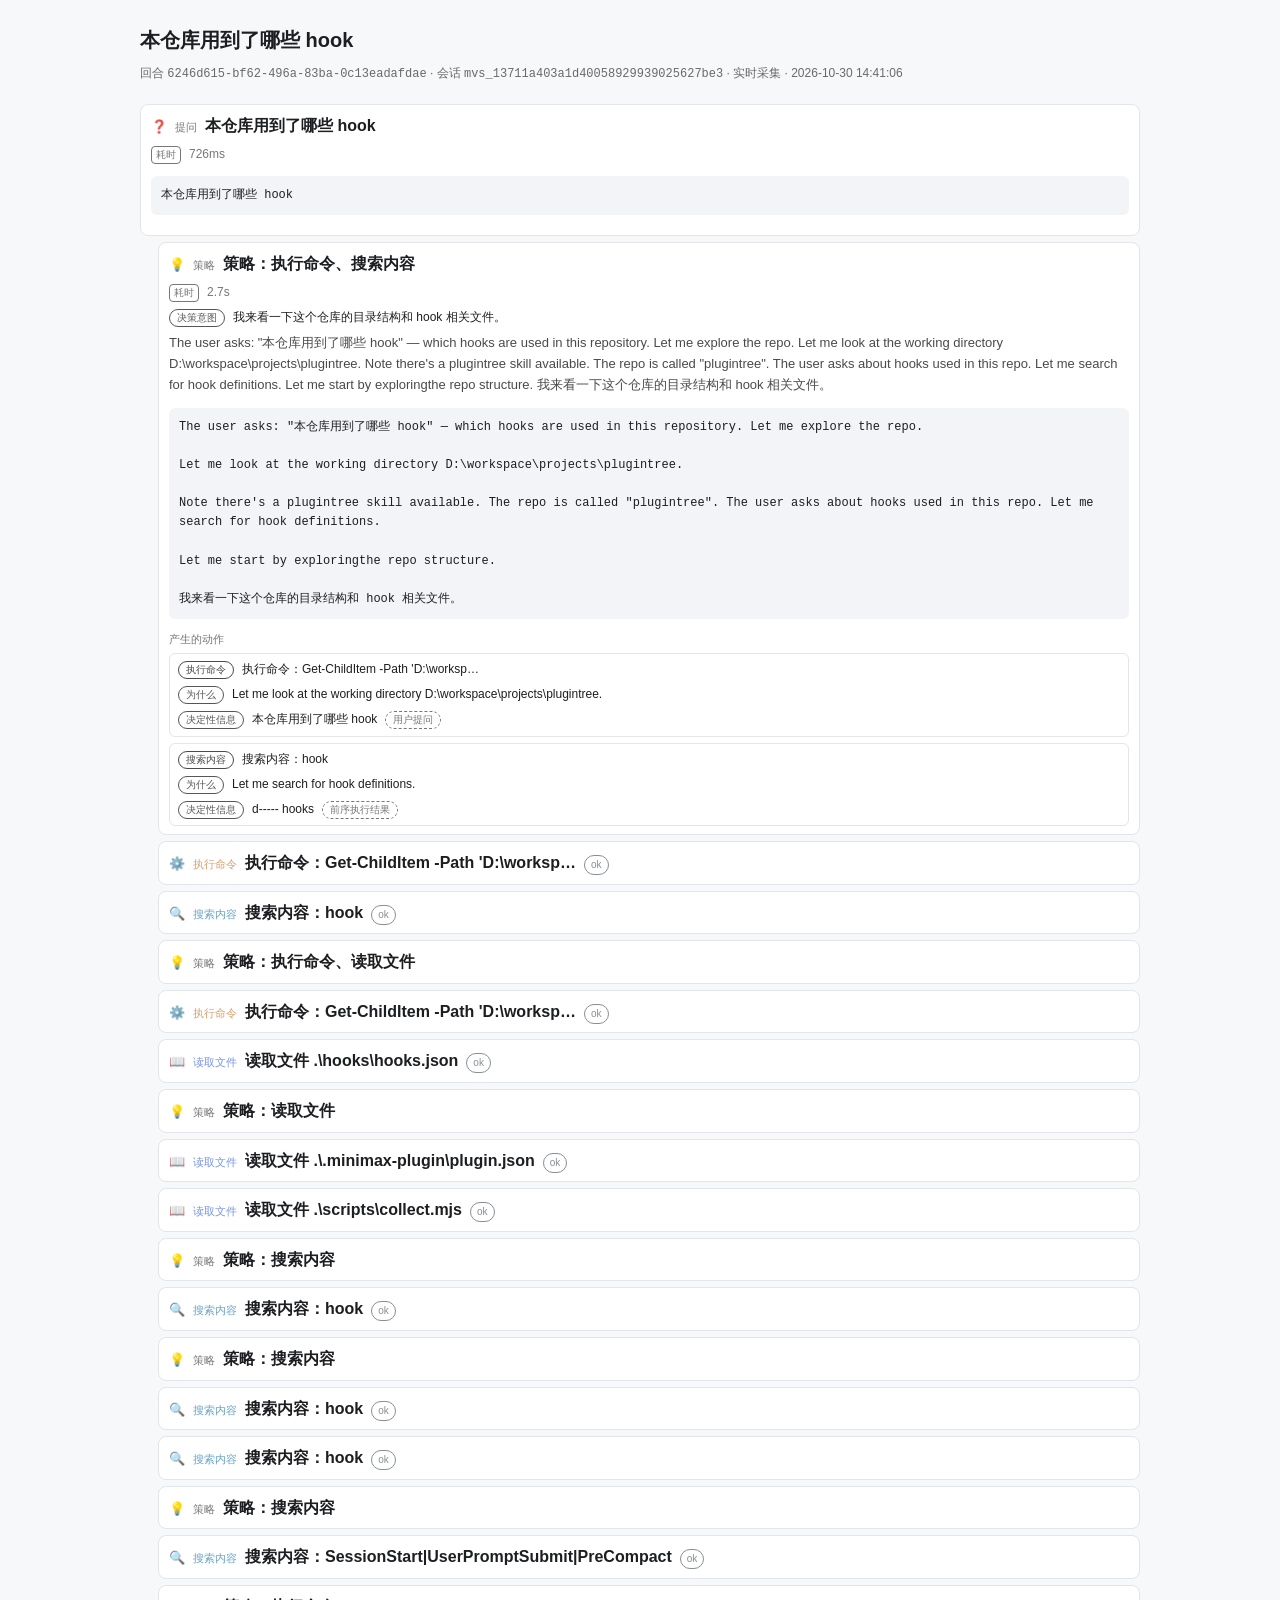
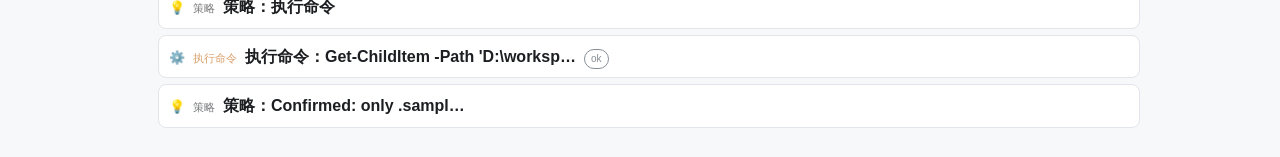
<file: exports/sample-tree.html>
<!doctype html>
<html lang="zh-CN">
<head>
<meta charset="utf-8">
<meta name="viewport" content="width=device-width, initial-scale=1">
<title>本仓库用到了哪些 hook</title>
<style>
  :root { color-scheme: light dark; }
  body { font-family: -apple-system, "Segoe UI", "Microsoft YaHei", sans-serif; margin: 0; padding: 24px; line-height: 1.6; background: #f7f8fa; color: #1c1e21; }
  @media (prefers-color-scheme: dark) { body { background: #16181c; color: #e6e6e6; } pre { background: #0e1013 !important; } details { background: #1d2026 !important; border-color: #2b2f37 !important; } ul.acts li { border-color: #2b2f37 !important; } }
  header { max-width: 1000px; margin: 0 auto 20px; }
  h1 { font-size: 20px; margin: 0 0 8px; }
  .meta { font-size: 12px; opacity: .65; }
  .tree { max-width: 1000px; margin: 0 auto; }
  details.node { border: 1px solid #e2e5ea; border-radius: 8px; background: #fff; margin: 6px 0 6px 18px; padding: 8px 10px; }
  details.node.type-question { margin-left: 0; }
  summary { cursor: pointer; display: flex; gap: 8px; align-items: baseline; flex-wrap: wrap; }
  summary .label { font-size: 11px; opacity: .6; }
  summary .title { font-weight: 600; }
  .icon { font-size: 13px; }
  .tag { font-size: 10px; padding: 1px 6px; border-radius: 999px; border: 1px solid currentColor; opacity: .7; }
  .tag.sel { color: #1a7f37; } .tag.unsel { color: #9a6700; } .tag.st { color: #57606a; }
  .sum { margin: 6px 0 0; font-size: 13px; opacity: .8; }
  .cmd { margin: 8px 0 0; font-size: 13px; display: flex; gap: 8px; align-items: baseline; }
  .cmd-label { font-size: 10px; opacity: .55; border: 1px solid currentColor; border-radius: 4px; padding: 0 4px; }
  .cmd code { font-family: ui-monospace, Consolas, "Cascadia Mono", monospace; background: #eef2ff; padding: 2px 6px; border-radius: 4px; }
  @media (prefers-color-scheme: dark) { .cmd code { background: #22263a !important; } }
  .dur { margin: 6px 0 0; font-size: 12px; opacity: .6; display: flex; gap: 8px; align-items: baseline; }
  .dur-label { font-size: 10px; border: 1px solid currentColor; border-radius: 4px; padding: 0 4px; }
  pre { white-space: pre-wrap; word-break: break-word; background: #f2f4f7; padding: 10px; border-radius: 6px; font-size: 12px; overflow-x: auto; }
  pre.out { background: #eef6ff; }
  .acts-label { margin: 10px 0 4px; font-size: 11px; opacity: .6; }
  ul.acts { list-style: none; margin: 0; padding: 0; display: flex; flex-direction: column; gap: 6px; }
  ul.acts li { border: 1px solid #e2e5ea; border-radius: 6px; padding: 6px 8px; font-size: 12px; }
  .act-head { display: flex; gap: 8px; align-items: baseline; }
  .act-kind { flex: none; font-size: 10px; border: 1px solid currentColor; border-radius: 999px; padding: 0 7px; opacity: .8; }
  .act-title { word-break: break-word; }
  .intent, .why, .basis { margin: 6px 0 0; display: flex; gap: 8px; align-items: baseline; font-size: 12px; line-height: 1.6; }
  .intent-label, .why-label, .basis-label { flex: none; font-size: 10px; border: 1px solid currentColor; border-radius: 999px; padding: 0 7px; opacity: .75; }
  .basis-src { flex: none; font-size: 10px; opacity: .6; border: 1px dashed currentColor; border-radius: 999px; padding: 0 7px; }
  details.node.act-read > summary .label { color: #1d4ed8; }
  details.node.act-write > summary .label { color: #15803d; }
  details.node.act-edit > summary .label { color: #0f766e; }
  details.node.act-search > summary .label { color: #0369a1; }
  details.node.act-find > summary .label { color: #4338ca; }
  details.node.act-exec > summary .label { color: #c2620a; }
  details.node.act-web > summary .label { color: #4338ca; }
  details.node.act-browser > summary .label { color: #7e22ce; }
  details.node.act-skill > summary .label { color: #be185d; }
  details.node.act-mcp > summary .label { color: #7e22ce; }
  details.node.act-agent > summary .label { color: #0f766e; }
  details.node.act-ask > summary .label { color: #b45309; }
  details.node.act-deploy > summary .label { color: #b91c1c; }
</style>
</head>
<body>
<header>
  <h1>本仓库用到了哪些 hook</h1>
  <div class="meta">回合 <code>6246d615-bf62-496a-83ba-0c13eadafdae</code> · 会话 <code>mvs_13711a403a1d40058929939025627be3</code> · 实时采集 · 2026-10-30 14:41:06</div>
</header>
<div class="tree">
<details class="node type-question" open><summary><span class="icon">❓</span><span class="label">提问</span><span class="title">本仓库用到了哪些 hook</span></summary><p class="dur"><span class="dur-label">耗时</span>726ms</p><pre>本仓库用到了哪些 hook</pre></details>
<details class="node type-scheme" open><summary><span class="icon">💡</span><span class="label">策略</span><span class="title">策略：执行命令、搜索内容</span></summary><p class="dur"><span class="dur-label">耗时</span>2.7s</p><p class="intent"><span class="intent-label">决策意图</span>我来看一下这个仓库的目录结构和 hook 相关文件。</p><p class="sum">The user asks: &quot;本仓库用到了哪些 hook&quot; — which hooks are used in this repository. Let me explore the repo. Let me look at the working directory D:\workspace\projects\plugintree. Note there's a plugintree skill available. The repo is called &quot;plugintree&quot;. The user asks about hooks used in this repo. Let me search for hook definitions. Let me start by exploringthe repo structure. 我来看一下这个仓库的目录结构和 hook 相关文件。</p><pre>The user asks: &quot;本仓库用到了哪些 hook&quot; — which hooks are used in this repository. Let me explore the repo.

Let me look at the working directory D:\workspace\projects\plugintree.

Note there's a plugintree skill available. The repo is called &quot;plugintree&quot;. The user asks about hooks used in this repo. Let me search for hook definitions.

Let me start by exploringthe repo structure.

我来看一下这个仓库的目录结构和 hook 相关文件。</pre><p class="acts-label">产生的动作</p><ul class="acts"><li><div class="act-head"><span class="act-kind">执行命令</span><span class="act-title">执行命令：Get-ChildItem -Path 'D:\worksp…</span></div><p class="why"><span class="why-label">为什么</span>Let me look at the working directory D:\workspace\projects\plugintree.</p><p class="basis"><span class="basis-label">决定性信息</span>本仓库用到了哪些 hook<span class="basis-src">用户提问</span></p></li><li><div class="act-head"><span class="act-kind">搜索内容</span><span class="act-title">搜索内容：hook</span></div><p class="why"><span class="why-label">为什么</span>Let me search for hook definitions.</p><p class="basis"><span class="basis-label">决定性信息</span>d----- hooks<span class="basis-src">前序执行结果</span></p></li></ul></details>
<details class="node type-execution act-exec"><summary><span class="icon">⚙️</span><span class="label">执行命令</span><span class="title">执行命令：Get-ChildItem -Path 'D:\worksp…</span><span class="tag st">ok</span></summary><p class="cmd"><span class="cmd-label">命令</span><code>bash: Get-ChildItem -Path 'D:\workspace\projects\plugintree' -Force | Select-Object Mode, Name | Format-Table -AutoSize</code></p><p class="dur"><span class="dur-label">耗时</span>4.9s</p><p class="why"><span class="why-label">为什么</span>Let me look at the working directory D:\workspace\projects\plugintree.</p><p class="basis"><span class="basis-label">决定性信息</span>本仓库用到了哪些 hook<span class="basis-src">用户提问</span></p><pre class="out">{
  &quot;content&quot;: [
    {
      &quot;type&quot;: &quot;text&quot;,
      &quot;text&quot;: &quot;\r\nMode   Name           \r\n----   ----           \r\nd--h-- .git           \r\nd----- .minimax-plugin\r\nd----- .plugintree    \r\nd----- exports        \r\nd----- hooks          \r\nd----- scripts        \r\nd----- skills         \r\nd----- tools          \r\nd----- ui             \r\n-a---- .gitignore     \r\n-a---- icon-dark.png  \r\n-a---- icon.png       \r\n-a---- README.md      \r\n\r\n\r\n&quot;
    }
  ],
  &quot;details&quot;: {
    &quot;execution&quot;: {
      &quot;status&quot;: &quot;succeeded&quot;,
      &quot;reason&quot;: &quot;exited&quot;,
      &quot;exitCode&quot;: 0
    },
    &quot;timing&quot;: {
      &quot;commandTimeoutSeconds&quot;: 3600,
      &quot;commandTimerStartedAt&quot;: 1793342470069,
      &quot;commandDeadlineAt&quot;: 1793346070069
    },
    &quot;output&quot;: {
      &quot;rawBytes&quot;: 366,
      &quot;persistence&quot;: &quot;complete&quot;,
      &quot;omittedBytes&quot;: 0
    },
    &quot;processOutput&quot;: {
      &quot;stdout&quot;: &quot;\r\nMode   Name           \r\n----   ----           \r\nd--h-- .git           \r\nd----- .minimax-plugin\r\nd----- .plugintree    \r\nd----- exports        \r\nd----- hooks          \r\nd----- scripts        \r\nd----- skills         \r\nd----- tools          \r\nd----- ui             \r\n-a---- .gitignore     \r\n-a---- icon-dark.png  \r\n-a---- icon.png       \r\n-a---- README.md      \r\n\r\n\r\n&quot;,
      &quot;stderr&quot;: &quot;&quot;,
      &quot;exitCode&quot;: 0,
      &quot;interrupted&quot;: false,
      &quot;stdoutTruncated&quot;: false,
      &quot;stderrTruncated&quot;: false,
      &quot;rawOutputPath&quot;: &quot;C:\\Users\\iroum\\.minimax\\background-tasks\\bg_fb0c7252-c86a-4f8a-8dc6-3b285be56116\\output.log&quot;
    },
    &quot;description&quot;: &quot;List repository root contents&quot;,
    &quot;fullOutputPath&quot;: &quot;C:\\Users\\iroum\\.minimax\\background-tasks\\bg_fb0c7252-c86a-4f8a-8dc6-3b285be56116\\output.log&quot;,
    &quot;envSanitized&quot;: [
      &quot;MAVIS_BUILD_ENV&quot;,
      &quot;MAVIS_DATA_DIR&quot;,
      &quot;MAVIS_REGION&quot;,
      &quot;MINIMAX_DATA_DIR&quot;,
      &quot;__MAVIS_RUNTIME_DATA_DIR_SOURCE&quot;
    ],
    &quot;status&quot;: &quot;succeeded&quot;,
    &quot;task_id&quot;: &quot;bg_fb0c7252-c86a-4f8a-8dc6-3b285be56116&quot;
  }
}</pre></details>
<details class="node type-execution act-search"><summary><span class="icon">🔍</span><span class="label">搜索内容</span><span class="title">搜索内容：hook</span><span class="tag st">ok</span></summary><p class="cmd"><span class="cmd-label">命令</span><code>grep: hook @ .</code></p><p class="dur"><span class="dur-label">耗时</span>916ms</p><p class="why"><span class="why-label">为什么</span>Let me search for hook definitions.</p><p class="basis"><span class="basis-label">决定性信息</span>d----- hooks<span class="basis-src">前序执行结果</span></p><pre class="out">{
  &quot;content&quot;: [
    {
      &quot;type&quot;: &quot;text&quot;,
      &quot;text&quot;: &quot;Found 13 files\n.\\scripts\\serve.mjs\n.\\README.md\n.\\skills\\plugintree\\SKILL.md\n.\\ui\\app.js\n.\\exports\\sample-tree.html\n.\\scripts\\lib\\registry.mjs\n.\\tools\\selftest.mjs\n.\\scripts\\collect.mjs\n.\\scripts\\lib\\transcript.mjs\n.\\scripts\\lib\\util.mjs\n.\\tools\\validate-package.mjs\n.\\.minimax-plugin\\plugin.json\n.\\hooks\\hooks.json&quot;
    }
  ],
  &quot;details&quot;: {
    &quot;files&quot;: 13
  }
}</pre></details>
<details class="node type-scheme"><summary><span class="icon">💡</span><span class="label">策略</span><span class="title">策略：执行命令、读取文件</span></summary><p class="dur"><span class="dur-label">耗时</span>3.2s</p><p class="intent"><span class="intent-label">决策意图</span>仓库里有一个 `hooks/` 目录和 `.minimax-plugin/plugin.json`，我展开看看具体配置。</p><p class="sum">Let's look at the hooks directory and .minimax-plugin/plugin.json, and the README. 仓库里有一个 `hooks/` 目录和 `.minimax-plugin/plugin.json`，我展开看看具体配置。</p><pre>Let's look at the hooks directory and .minimax-plugin/plugin.json, and the README.

仓库里有一个 `hooks/` 目录和 `.minimax-plugin/plugin.json`，我展开看看具体配置。</pre><p class="acts-label">产生的动作</p><ul class="acts"><li><div class="act-head"><span class="act-kind">执行命令</span><span class="act-title">执行命令：Get-ChildItem -Path 'D:\worksp…</span></div><p class="why"><span class="why-label">为什么</span>Let's look at the hooks directory and .minimax-plugin/plugin.json, and the README.</p><p class="basis"><span class="basis-label">决定性信息</span>d----- .minimax-plugin<span class="basis-src">前序执行结果</span></p></li><li><div class="act-head"><span class="act-kind">读取文件</span><span class="act-title">读取文件 .\hooks\hooks.json</span></div><p class="why"><span class="why-label">为什么</span>仓库里有一个 `hooks/` 目录和 `.minimax-plugin/plugin.json`，我展开看看具体配置。</p><p class="basis"><span class="basis-label">决定性信息</span>D:\workspace\projects\plugintree\hooks\hooks.json 3347<span class="basis-src">前序执行结果</span></p></li></ul></details>
<details class="node type-execution act-exec"><summary><span class="icon">⚙️</span><span class="label">执行命令</span><span class="title">执行命令：Get-ChildItem -Path 'D:\worksp…</span><span class="tag st">ok</span></summary><p class="cmd"><span class="cmd-label">命令</span><code>bash: Get-ChildItem -Path 'D:\workspace\projects\plugintree\hooks' -Recurse -Force | Select-Object FullName, Length | Format-Table -AutoSize; Write-Output '--- .minimax-plugin ---'; Get-ChildItem -Path 'D:\workspace\projects\plugintree\.minimax-plugin' -Recurse -Force | Select-Object FullName, Length | Format-Table -AutoSize</code></p><p class="dur"><span class="dur-label">耗时</span>3.4s</p><p class="why"><span class="why-label">为什么</span>Let's look at the hooks directory and .minimax-plugin/plugin.json, and the README.</p><p class="basis"><span class="basis-label">决定性信息</span>d----- .minimax-plugin<span class="basis-src">前序执行结果</span></p><pre class="out">{
  &quot;content&quot;: [
    {
      &quot;type&quot;: &quot;text&quot;,
      &quot;text&quot;: &quot;\r\nFullName                                          Length\r\n--------                                          ------\r\nD:\\workspace\\projects\\plugintree\\hooks\\hooks.json   3347\r\n\r\n\r\n--- .minimax-plugin ---\r\n\r\nFullName                                                     Length\r\n--------                                                     ------\r\nD:\\workspace\\projects\\plugintree\\.minimax-plugin\\plugin.json    706\r\n\r\n\r\n&quot;
    }
  ],
  &quot;details&quot;: {
    &quot;execution&quot;: {
      &quot;status&quot;: &quot;succeeded&quot;,
      &quot;reason&quot;: &quot;exited&quot;,
      &quot;exitCode&quot;: 0
    },
    &quot;timing&quot;: {
      &quot;commandTimeoutSeconds&quot;: 3600,
      &quot;commandTimerStartedAt&quot;: 1793342479853,
      &quot;commandDeadlineAt&quot;: 1793346079853
    },
    &quot;output&quot;: {
      &quot;rawBytes&quot;: 418,
      &quot;persistence&quot;: &quot;complete&quot;,
      &quot;omittedBytes&quot;: 0
    },
    &quot;processOutput&quot;: {
      &quot;stdout&quot;: &quot;\r\nFullName                                          Length\r\n--------                                          ------\r\nD:\\workspace\\projects\\plugintree\\hooks\\hooks.json   3347\r\n\r\n\r\n--- .minimax-plugin ---\r\n\r\nFullName                                                     Length\r\n--------                                                     ------\r\nD:\\workspace\\projects\\plugintree\\.minimax-plugin\\plugin.json    706\r\n\r\n\r\n&quot;,
      &quot;stderr&quot;: &quot;&quot;,
      &quot;exitCode&quot;: 0,
      &quot;interrupted&quot;: false,
      &quot;stdoutTruncated&quot;: false,
      &quot;stderrTruncated&quot;: false,
      &quot;rawOutputPath&quot;: &quot;C:\\Users\\iroum\\.minimax\\background-tasks\\bg_5eb5091b-ca02-4c9b-858d-0f923d084132\\output.log&quot;
    },
    &quot;description&quot;: &quot;List hooks and plugin dirs&quot;,
    &quot;fullOutputPath&quot;: &quot;C:\\Users\\iroum\\.minimax\\background-tasks\\bg_5eb5091b-ca02-4c9b-858d-0f923d084132\\output.log&quot;,
    &quot;status&quot;: &quot;succeeded&quot;,
    &quot;task_id&quot;: &quot;bg_5eb5091b-ca02-4c9b-858d-0f923d084132&quot;
  }
}</pre></details>
<details class="node type-execution act-read"><summary><span class="icon">📖</span><span class="label">读取文件</span><span class="title">读取文件 .\hooks\hooks.json</span><span class="tag st">ok</span></summary><p class="cmd"><span class="cmd-label">命令</span><code>read: .\hooks\hooks.json</code></p><p class="dur"><span class="dur-label">耗时</span>665ms</p><p class="why"><span class="why-label">为什么</span>仓库里有一个 `hooks/` 目录和 `.minimax-plugin/plugin.json`，我展开看看具体配置。</p><p class="basis"><span class="basis-label">决定性信息</span>D:\workspace\projects\plugintree\hooks\hooks.json 3347<span class="basis-src">前序执行结果</span></p><pre class="out">{
  &quot;content&quot;: [
    {
      &quot;type&quot;: &quot;text&quot;,
      &quot;text&quot;: &quot;     1→{\n     2→  \&quot;hooks\&quot;: {\n     3→    \&quot;SessionStart\&quot;: [\n     4→      {\n     5→        \&quot;hooks\&quot;: [\n     6→          {\n     7→            \&quot;type\&quot;: \&quot;command\&quot;,\n     8→            \&quot;command\&quot;: \&quot;node \\\&quot;${PLUGIN_ROOT}/scripts/collect.mjs\\\&quot;\&quot;,\n     9→            \&quot;commandWindows\&quot;: \&quot;node \\\&quot;${PLUGIN_ROOT}\\\\scripts\\\\collect.mjs\\\&quot;\&quot;,\n    10→            \&quot;timeout\&quot;: 5\n    11→          }\n    12→        ]\n    13→      }\n    14→    ],\n    15→    \&quot;SessionEnd\&quot;: [\n    16→      {\n    17→        \&quot;hooks\&quot;: [\n    18→          {\n    19→            \&quot;type\&quot;: \&quot;command\&quot;,\n    20→            \&quot;command\&quot;: \&quot;node \\\&quot;${PLUGIN_ROOT}/scripts/collect.mjs\\\&quot;\&quot;,\n    21→            \&quot;commandWindows\&quot;: \&quot;node \\\&quot;${PLUGIN_ROOT}\\\\scripts\\\\collect.mjs\\\&quot;\&quot;,\n    22→            \&quot;timeout\&quot;: 3\n    23→          }\n    24→        ]\n    25→      }\n    26→    ],\n    27→    \&quot;UserPromptSubmit\&quot;: [\n    28→      {\n    29→        \&quot;hooks\&quot;: [\n    30→          {\n    31→            \&quot;type\&quot;: \&quot;command\&quot;,\n    32→            \&quot;command\&quot;: \&quot;node \\\&quot;${PLUGIN_ROOT}/scripts/collect.mjs\\\&quot;\&quot;,\n    33→            \&quot;commandWindows\&quot;: \&quot;node \\\&quot;${PLUGIN_ROOT}\\\\scripts\\\\collect.mjs\\\&quot;\&quot;,\n    34→            \&quot;timeout\&quot;: 5\n    35→          }\n    36→        ]\n    37→      }\n    38→    ],\n    39→    \&quot;PreToolUse\&quot;: [\n    40→      {\n    41→        \&quot;hooks\&quot;: [\n    42→          {\n    43→            \&quot;type\&quot;: \&quot;command\&quot;,\n    44→            \&quot;command\&quot;: \&quot;node \\\&quot;${PLUGIN_ROOT}/scripts/collect.mjs\\\&quot;\&quot;,\n    45→            \&quot;commandWindows\&quot;: \&quot;node \\\&quot;${PLUGIN_ROOT}\\\\scripts\\\\collect.mjs\\\&quot;\&quot;,\n    46→            \&quot;timeout\&quot;: 5\n    47→          }\n    48→        ]\n    49→      }\n    50→    ],\n    51→    \&quot;PermissionRequest\&quot;: [\n    52→      {\n    53→        \&quot;hooks\&quot;: [\n    54→          {\n    55→            \&quot;type\&quot;: \&quot;command\&quot;,\n    56→            \&quot;command\&quot;: \&quot;node \\\&quot;${PLUGIN_ROOT}/scripts/collect.mjs\\\&quot;\&quot;,\n    57→            \&quot;commandWindows\&quot;: \&quot;node \\\&quot;${PLUGIN_ROOT}\\\\scripts\\\\collect.mjs\\\&quot;\&quot;,\n    58→            \&quot;timeout\&quot;: 5\n    59→          }\n    60→        ]\n    61→      }\n    62→    ],\n    63→    \&quot;PostToolUse\&quot;: [\n    64→      {\n    65→        \&quot;hooks\&quot;: [\n    66→          {\n    67→            \&quot;type\&quot;: \&quot;command\&quot;,\n    68→            \&quot;command\&quot;: \&quot;node \\\&quot;${PLUGIN_ROOT}/scripts/collect.mjs\\\&quot;\&quot;,\n    69→            \&quot;commandWindows\&quot;: \&quot;node \\\&quot;${PLUGIN_ROOT}\\\\scripts\\\\collect.mjs\\\&quot;\&quot;,\n    70→            \&quot;timeout\&quot;: 5\n    71→          }\n    72→        ]\n    73→      }\n    74→    ],\n    75→    \&quot;SubagentStart\&quot;: [\n    76→      {\n    77→        \&quot;hooks\&quot;: [\n    78→          {\n    79→            \&quot;type\&quot;: \&quot;command\&quot;,\n    80→            \&quot;command\&quot;: \&quot;node \\\&quot;${PLUGIN_ROOT}/scripts/collect.mjs\\\&quot;\&quot;,\n    81→            \&quot;commandWindows\&quot;: \&quot;node \\\&quot;${PLUGIN_ROOT}\\\\scripts\\\\collect.mjs\\\&quot;\&quot;,\n    82→            \&quot;timeout\&quot;: 5\n    83→          }\n    84→        ]\n    85→      }\n    86→    ],\n    87→    \&quot;SubagentStop\&quot;: [\n    88→      {\n    89→        \&quot;hooks\&quot;: [\n    90→          {\n    91→            \&quot;type\&quot;: \&quot;command\&quot;,\n    92→            \&quot;command\&quot;: \&quot;node \\\&quot;${PLUGIN_ROOT}/scripts/collect.mjs\\\&quot;\&quot;,\n    93→            \&quot;commandWindows\&quot;: \&quot;node \\\&quot;${PLUGIN_ROOT}\\\\scripts\\\\collect.mjs\\\&quot;\&quot;,\n    94→            \&quot;timeout\&quot;: 5\n    95→          }\n    96→        ]\n    97→      }\n    98→    ],\n    99→    \&quot;Stop\&quot;: [\n   100→      {\n   101→        \&quot;hooks\&quot;: [\n   102→          {\n   103→            \&quot;type\&quot;: \&quot;command\&quot;,\n   104→            \&quot;command\&quot;: \&quot;node \\\&quot;${PLUGIN_ROOT}/scripts/collect.mjs\\\&quot;\&quot;,\n   105→            \&quot;commandWindows\&quot;: \&quot;node \\\&quot;${PLUGIN_ROOT}\\\\scripts\\\\collect.mjs\\\&quot;\&quot;,\n   106→            \&quot;timeout\&quot;: 5\n   107→          }\n   108→        ]\n   109→      }\n   110→    ],\n   111→    \&quot;PreCompact\&quot;: [\n   112→      {\n   113→        \&quot;hooks\&quot;: [\n   114→          {\n   115→            \&quot;type\&quot;: \&quot;command\&quot;,\n   116→            \&quot;command\&quot;: \&quot;node \\\&quot;${PLUGIN_ROOT}/scripts/collect.mjs\\\&quot;\&quot;,\n   117→            \&quot;commandWindows\&quot;: \&quot;node \\\&quot;${PLUGIN_ROOT}\\\\scripts\\\\collect.mjs\\\&quot;\&quot;,\n   118→            \&quot;timeout\&quot;: 5\n   119→          }\n   120→        ]\n   121→      }\n   122→    ],\n   123→    \&quot;PostCompact\&quot;: [\n   124→      {\n   125→        \&quot;hooks\&quot;: [\n   126→          {\n   127→            \&quot;type\&quot;: \&quot;command\&quot;,\n   128→            \&quot;command\&quot;: \&quot;node \\\&quot;${PLUGIN_ROOT}/scripts/collect.mjs\\\&quot;\&quot;,\n   129→            \&quot;commandWindows\&quot;: \&quot;node \\\&quot;${PLUGIN_ROOT}\\\\scripts\\\\collect.mjs\\\&quot;\&quot;,\n   130→            \&quot;timeout\&quot;: 5\n   131→          }\n   132→        ]\n   133→      }\n   134→    ]\n   135→  }\n   136→}\n&quot;
    }
  ],
  &quot;details&quot;: {
    &quot;textFile&quot;: {
      &quot;path&quot;: &quot;D:\\workspace\\projects\\plugintree\\hooks\\hooks.json&quot;,
      &quot;content&quot;: &quot;{\n  \&quot;hooks\&quot;: {\n    \&quot;SessionStart\&quot;: [\n      {\n        \&quot;hooks\&quot;: [\n          {\n            \&quot;type\&quot;: \&quot;command\&quot;,\n            \&quot;command\&quot;: \&quot;node \\\&quot;${PLUGIN_ROOT}/scripts/collect.mjs\\\&quot;\&quot;,\n            \&quot;commandWindows\&quot;: \&quot;node \\\&quot;${PLUGIN_ROOT}\\\\scripts\\\\collect.mjs\\\&quot;\&quot;,\n            \&quot;timeout\&quot;: 5\n          }\n        ]\n      }\n    ],\n    \&quot;SessionEnd\&quot;: [\n      {\n        \&quot;hooks\&quot;: [\n          {\n            \&quot;type\&quot;: \&quot;command\&quot;,\n            \&quot;command\&quot;: \&quot;node \\\&quot;${PLUGIN_ROOT}/scripts/collect.mjs\\\&quot;\&quot;,\n            \&quot;commandWindows\&quot;: \&quot;node \\\&quot;${PLUGIN_ROOT}\\\\scripts\\\\collect.mjs\\\&quot;\&quot;,\n            \&quot;timeout\&quot;: 3\n          }\n        ]\n      }\n    ],\n    \&quot;UserPromptSubmit\&quot;: [\n      {\n        \&quot;hooks\&quot;: [\n          {\n            \&quot;type\&quot;: \&quot;command\&quot;,\n            \&quot;command\&quot;: \&quot;node \\\&quot;${PLUGIN_ROOT}/scripts/collect.mjs\\\&quot;\&quot;,\n            \&quot;commandWindows\&quot;: \&quot;node \\\&quot;${PLUGIN_ROOT}\\\\scripts\\\\collect.mjs\\\&quot;\&quot;,\n            \&quot;timeout\&quot;: 5\n          }\n        ]\n      }\n    ],\n    \&quot;PreToolUse\&quot;: [\n      {\n        \&quot;hooks\&quot;: [\n          {\n            \&quot;type\&quot;: \&quot;command\&quot;,\n            \&quot;command\&quot;: \&quot;node \\\&quot;${PLUGIN_ROOT}/scripts/collect.mjs\\\&quot;\&quot;,\n            \&quot;commandWindows\&quot;: \&quot;node \\\&quot;${PLUGIN_ROOT}\\\\scripts\\\\collect.mjs\\\&quot;\&quot;,\n            \&quot;timeout\&quot;: 5\n          }\n        ]\n      }\n    ],\n    \&quot;PermissionRequest\&quot;: [\n      {\n        \&quot;hooks\&quot;: [\n          {\n            \&quot;type\&quot;: \&quot;command\&quot;,\n            \&quot;command\&quot;: \&quot;node \\\&quot;${PLUGIN_ROOT}/scripts/collect.mjs\\\&quot;\&quot;,\n            \&quot;commandWindows\&quot;: \&quot;node \\\&quot;${PLUGIN_ROOT}\\\\scripts\\\\collect.mjs\\\&quot;\&quot;,\n            \&quot;timeout\&quot;: 5\n          }\n        ]\n      }\n    ],\n    \&quot;PostToolUse\&quot;: [\n      {\n        \&quot;hooks\&quot;: [\n          {\n            \&quot;type\&quot;: \&quot;command\&quot;,\n            \&quot;command\&quot;: \&quot;node \\\&quot;${PLUGIN_ROOT}/scripts/collect.mjs\\\&quot;\&quot;,\n            \&quot;commandWindows\&quot;: \&quot;node \\\&quot;${PLUGIN_ROOT}\\\\scripts\\\\collect.mjs\\\&quot;\&quot;,\n            \&quot;timeout\&quot;: 5\n          }\n        ]\n      }\n    ],\n    \&quot;SubagentStart\&quot;: [\n      {\n        \&quot;hooks\&quot;: [\n          {\n            \&quot;type\&quot;: \&quot;command\&quot;,\n            \&quot;command\&quot;: \&quot;node \\\&quot;${PLUGIN_ROOT}/scripts/collect.mjs\\\&quot;\&quot;,\n            \&quot;commandWindows\&quot;: \&quot;node \\\&quot;${PLUGIN_ROOT}\\\\scripts\\\\collect.mjs\\\&quot;\&quot;,\n            \&quot;timeout\&quot;: 5\n          }\n        ]\n      }\n    ],\n    \&quot;SubagentStop\&quot;: [\n      {\n        \&quot;hooks\&quot;: [\n          {\n            \&quot;type\&quot;: \&quot;command\&quot;,\n            \&quot;command\&quot;: \&quot;node \\\&quot;${PLUGIN_ROOT}/scripts/collect.mjs\\\&quot;\&quot;,\n            \&quot;commandWindows\&quot;: \&quot;node \\\&quot;${PLUGIN_ROOT}\\\\scripts\\\\collect.mjs\\\&quot;\&quot;,\n            \&quot;timeout\&quot;: 5\n          }\n        ]\n      }\n    ],\n    \&quot;Stop\&quot;: [\n      {\n        \&quot;hooks\&quot;: [\n          {\n            \&quot;type\&quot;: \&quot;command\&quot;,\n            \&quot;command\&quot;: \&quot;node \\\&quot;${PLUGIN_ROOT}/scripts/collect.mjs\\\&quot;\&quot;,\n            \&quot;commandWindows\&quot;: \&quot;node \\\&quot;${PLUGIN_ROOT}\\\\scripts\\\\colle</pre></details>
<details class="node type-scheme"><summary><span class="icon">💡</span><span class="label">策略</span><span class="title">策略：读取文件</span></summary><p class="dur"><span class="dur-label">耗时</span>3.2s</p><p class="sum">Now let's look at plugin.json and README, and the collect.mjs to understandwhat the hook does.</p><pre>Now let's look at plugin.json and README, and the collect.mjs to understandwhat the hook does.</pre><p class="acts-label">产生的动作</p><ul class="acts"><li><div class="act-head"><span class="act-kind">读取文件</span><span class="act-title">读取文件 .\.minimax-plugin\plugin.json</span></div><p class="why"><span class="why-label">为什么</span>Now let's look at plugin.json and README, and the collect.mjs to understandwhat the hook does.</p><p class="basis"><span class="basis-label">决定性信息</span>D:\workspace\projects\plugintree\.minimax-plugin\plugin.json 706<span class="basis-src">前序执行结果</span></p></li><li><div class="act-head"><span class="act-kind">读取文件</span><span class="act-title">读取文件 .\scripts\collect.mjs</span></div><p class="why"><span class="why-label">为什么</span>Now let's look at plugin.json and README, and the collect.mjs to understandwhat the hook does.</p><p class="basis"><span class="basis-label">决定性信息</span>8→ &quot;command&quot;: &quot;node \&quot;${PLUGIN_ROOT}/scripts/collect.mjs\&quot;&quot;,<span class="basis-src">前序执行结果</span></p></li></ul></details>
<details class="node type-execution act-read"><summary><span class="icon">📖</span><span class="label">读取文件</span><span class="title">读取文件 .\.minimax-plugin\plugin.json</span><span class="tag st">ok</span></summary><p class="cmd"><span class="cmd-label">命令</span><code>read: .\.minimax-plugin\plugin.json</code></p><p class="dur"><span class="dur-label">耗时</span>1.3s</p><p class="why"><span class="why-label">为什么</span>Now let's look at plugin.json and README, and the collect.mjs to understandwhat the hook does.</p><p class="basis"><span class="basis-label">决定性信息</span>D:\workspace\projects\plugintree\.minimax-plugin\plugin.json 706<span class="basis-src">前序执行结果</span></p><pre class="out">{
  &quot;content&quot;: [
    {
      &quot;type&quot;: &quot;text&quot;,
      &quot;text&quot;: &quot;     1→{\n     2→  \&quot;schemaVersion\&quot;: 1,\n     3→  \&quot;name\&quot;: \&quot;plugintree\&quot;,\n     4→  \&quot;displayName\&quot;: \&quot;PluginTree 思维链树\&quot;,\n     5→  \&quot;version\&quot;: \&quot;1.0.0\&quot;,\n     6→  \&quot;description\&quot;: \&quot;记录每次提问后 Agent 的思考、决策、执行与询问，实时生成树状思维链，并在本地浏览器中可视化。\&quot;,\n     7→  \&quot;author\&quot;: \&quot;User\&quot;,\n     8→  \&quot;icon\&quot;: \&quot;icon.png\&quot;,\n     9→  \&quot;darkIcon\&quot;: \&quot;icon-dark.png\&quot;,\n    10→  \&quot;category\&quot;: \&quot;Code\&quot;,\n    11→  \&quot;exampleQueries\&quot;: [\n    12→    \&quot;打开思维链树，让我看看你这次是怎么一步步做下来的。\&quot;,\n    13→    \&quot;把刚才那次提问的决策过程导出成 Markdown。\&quot;,\n    14→    \&quot;回填最近 20 个历史会话的思维链树。\&quot;\n    15→  ],\n    16→  \&quot;apps\&quot;: [],\n    17→  \&quot;mcpServers\&quot;: [],\n    18→  \&quot;skills\&quot;: [\&quot;skills/plugintree/SKILL.md\&quot;],\n    19→  \&quot;hooks\&quot;: [\&quot;hooks/hooks.json\&quot;]\n    20→}\n&quot;
    }
  ],
  &quot;details&quot;: {
    &quot;textFile&quot;: {
      &quot;path&quot;: &quot;D:\\workspace\\projects\\plugintree\\.minimax-plugin\\plugin.json&quot;,
      &quot;content&quot;: &quot;{\n  \&quot;schemaVersion\&quot;: 1,\n  \&quot;name\&quot;: \&quot;plugintree\&quot;,\n  \&quot;displayName\&quot;: \&quot;PluginTree 思维链树\&quot;,\n  \&quot;version\&quot;: \&quot;1.0.0\&quot;,\n  \&quot;description\&quot;: \&quot;记录每次提问后 Agent 的思考、决策、执行与询问，实时生成树状思维链，并在本地浏览器中可视化。\&quot;,\n  \&quot;author\&quot;: \&quot;User\&quot;,\n  \&quot;icon\&quot;: \&quot;icon.png\&quot;,\n  \&quot;darkIcon\&quot;: \&quot;icon-dark.png\&quot;,\n  \&quot;category\&quot;: \&quot;Code\&quot;,\n  \&quot;exampleQueries\&quot;: [\n    \&quot;打开思维链树，让我看看你这次是怎么一步步做下来的。\&quot;,\n    \&quot;把刚才那次提问的决策过程导出成 Markdown。\&quot;,\n    \&quot;回填最近 20 个历史会话的思维链树。\&quot;\n  ],\n  \&quot;apps\&quot;: [],\n  \&quot;mcpServers\&quot;: [],\n  \&quot;skills\&quot;: [\&quot;skills/plugintree/SKILL.md\&quot;],\n  \&quot;hooks\&quot;: [\&quot;hooks/hooks.json\&quot;]\n}\n&quot;,
      &quot;numLines&quot;: 20,
      &quot;startLine&quot;: 1,
      &quot;totalLines&quot;: 21,
      &quot;truncatedByOutputLimit&quot;: false,
      &quot;wholeFileAutoTruncated&quot;: false
    }
  }
}</pre></details>
<details class="node type-execution act-read"><summary><span class="icon">📖</span><span class="label">读取文件</span><span class="title">读取文件 .\scripts\collect.mjs</span><span class="tag st">ok</span></summary><p class="cmd"><span class="cmd-label">命令</span><code>read: .\scripts\collect.mjs</code></p><p class="dur"><span class="dur-label">耗时</span>683ms</p><p class="why"><span class="why-label">为什么</span>Now let's look at plugin.json and README, and the collect.mjs to understandwhat the hook does.</p><p class="basis"><span class="basis-label">决定性信息</span>8→ &quot;command&quot;: &quot;node \&quot;${PLUGIN_ROOT}/scripts/collect.mjs\&quot;&quot;,<span class="basis-src">前序执行结果</span></p><pre class="out">{
  &quot;content&quot;: [
    {
      &quot;type&quot;: &quot;text&quot;,
      &quot;text&quot;: &quot;     1→#!/usr/bin/env node\n     2→/**\n     3→ * plugintree hook collector.\n     4→ *\n     5→ * One synchronous command handler serves every hook event. It:\n     6→ *   1. tails the hook transcript to pick up the assistant's reasoning\n     7→ *      (thinking / text) that the hook payload itself does not carry;\n     8→ *   2. records the hook event itself;\n     9→ *   3. on turn end, writes the mechanical tree for that turn.\n    10→ *\n    11→ * The collector is strictly side-effect only: it writes nothing to stdout and\n    12→ * always exits 0, so a failure can never block the agent's turn.\n    13→ */\n    14→import fs from 'node:fs';\n    15→import path from 'node:path';\n    16→import { fileURLToPath } from 'node:url';\n    17→\n    18→import { resolveWorkspaceRoot, stateDir, ensureDir } from './lib/paths.mjs';\n    19→import { registerWorkspace } from './lib/registry.mjs';\n    20→import {\n    21→  appendEvent,\n    22→  readSessionEvents,\n    23→  writeTree,\n    24→  readTranscriptState,\n    25→  writeTranscriptState,\n    26→  ensureDataLayout,\n    27→} from './lib/store.mjs';\n    28→import { readTranscriptSlice, extractReasoning } from './lib/transcript.mjs';\n    29→import { partitionTurns, buildMechanicalTree } from './lib/tree.mjs';\n    30→import { now, truncate, readJson, writeJsonAtomic } from './lib/util.mjs';\n    31→\n    32→const HERE = path.dirname(fileURLToPath(import.meta.url));\n    33→\n    34→const MAX_TEXT = 20000;\n    35→const MAX_OUTPUT = 8000;\n    36→const LOCK_TIMEOUT_MS = 3000;\n    37→const LOCK_STALE_MS = 10000;\n    38→\n    39→/** Acquire a simple cross-process lock so parallel hook invocations do not race. */\n    40→function withLock(lockPath, fn) {\n    41→  const deadline = Date.now() + LOCK_TIMEOUT_MS;\n    42→  for (;;) {\n    43→    let handle;\n    44→    try {\n    45→      handle = fs.openSync(lockPath, 'wx');\n    46→    } catch (error) {\n    47→      if (error.code !== 'EEXIST') throw error;\n    48→      // Break a stale lock left behind by a killed process.\n    49→      try {\n    50→        const stat = fs.statSync(lockPath);\n    51→        if (Date.now() - stat.mtimeMs &gt; LOCK_STALE_MS) {\n    52→          fs.unlinkSync(lockPath);\n    53→          continue;\n    54→        }\n    55→      } catch {\n    56→        continue;\n    57→      }\n    58→      if (Date.now() &gt; deadline) return fn();\n    59→      sleep(20);\n    60→      continue;\n    61→    }\n    62→    try {\n    63→      return fn();\n    64→    } finally {\n    65→      try {\n    66→        fs.closeSync(handle);\n    67→      } catch {\n    68→        /* ignore */\n    69→      }\n    70→      try {\n    71→        fs.unlinkSync(lockPath);\n    72→      } catch {\n    73→        /* ignore */\n    74→      }\n    75→    }\n    76→  }\n    77→}\n    78→\n    79→function sleep(ms) {\n    80→  const end = Date.now() + ms;\n    81→  while (Date.now() &lt; end) {\n    82→    // Busy-wait is acceptable here: the window is a few milliseconds.\n    83→  }\n    84→}\n    85→\n    86→function readStdin() {\n    87→  try {\n    88→    return fs.readFileSync(0, 'utf8');\n    89→  } catch {\n    90→    return '';\n    91→  }\n    92→}\n    93→\n    94→function sessionsStatePath(workspaceRoot) {\n    95→  return path.join(stateDir(workspaceRoot), 'sessions.json');\n    96→}\n    97→\n    98→function readSessionsState(workspaceRoot) {\n    99→  return readJson(sessionsStatePath(workspaceRoot), {});\n   100→}\n   101→\n   102→function writeSessionsState(workspaceRoot, state) {\n   103→  writeJsonAtomic(sessionsStatePath(workspaceRoot), state);\n   104→}\n   105→\n   106→/** Tail the transcript and record any new reasoning as events. */\n   107→function flushReasoning(workspaceRoot, { transcriptPath, sessionId, turnId }) {\n   108→  if (!transcriptPath || !turnId) return;\n   109→  const states = readTranscriptState(workspaceRoot);\n   110→  const offset = states[transcriptPath] ?? 0;\n   111→  const { records, offset: nextOffset } = readTranscriptSlice(transcriptPath, offset);\n   112→  if (records.length) {\n   113→    for (const item of extractReasoning(records)) {\n   114→      const text = String(item.text ?? '');\n   115→      if (!text.trim()) continue;\n   116→      appendEvent(workspaceRoot, {\n   117→        v: 1,\n   118→        seq: now(),\n   119→        ts: item.ts ?? now(),\n   120→        session: sessionId,\n   121→        turn: turnId,\n   122→        kind: 'reasoning',\n   123→        origin: 'live',\n   124→        data: {\n   125→          channel: item.channel,\n   126→          text: text.slice(0, MAX_TEXT),\n   127→          source: transcriptPath,\n   128→          sourceTs: item.ts ?? null,\n   129→        },\n   130→      });\n   131→    }\n   132→  }\n   133→  if (nextOffset !== offset) {\n   134→    states[transcriptPath] = nextOffset;\n   135→    writeTranscriptState(workspaceRoot, states);\n   136→  }\n   137→}\n   138→\n   139→/**\n   140→ * Build and persist the tree for the turn that just changed.\n   141→ *\n   142→ * This runs after every hook event, not only at the end of the turn, so the\n   143→ * viewer grows the tree while the agent is still working: every thought and\n   144→ * every tool call shows up as a node right away.\n   145→ */\n   146→function finalizeTurn(workspaceRoot, { sessionId, turnId }) {\n   147→  if (!turnId) return;\n   148→  const events = readSessionEvents(workspaceRoot, sessionId, 'live');\n   149→  const turns = partitionTurns(events);\n   150→  const turn = turns.find((t) =&gt; t.turnId === turnId);\n   151→  if (!turn) return;\n   152→  const tree = buildMechanicalTree(turn, { sessionId, origin: 'live', workspaceRoot });\n   153→  if (!tree) return;\n   154→  writeTree(workspaceRoot, tree);\n   155→}\n   156→\n   157→function main() {\n   158→  const raw = readStdin();\n   159→  if (!raw.trim()) return;\n   160→\n   161→  let payload;\n   162→  try {\n   163→    payload = JSON.parse(raw);\n   164→  } catch {\n   165→    return;\n   166→  }\n   167→\n   168→  const eventName = payload.hook_event_name || '';\n   169→  const sessionId = payload.session_id || null;\n   170→  const workspaceRoot = resolveWorkspaceRoot(payload.cwd);\n   171→  const turnId = payload.turn_id || null;\n   172→  const transcriptPath = payload.transcript_path || null;\n   173→\n   174→  ensureDataLayout(workspaceRoot);\n   175→  const lockPath = path.join(ensureDir(stateDir(workspaceRoot)), 'collect.lock');\n   176→\n   177→  withLock(lockPath, () =&gt; {\n   178→    const state = readSessionsState(workspaceRoot);\n   179→    const session = (sessionId &amp;&amp; state[sessionId]) || { currentTurn: null, lastStopTurn: null };\n   180→    let currentTurn = session.currentTurn ?? null;\n   181→\n   182→    if (eventName === 'UserPromptSubmit') {\n   183→      // Flush anything the previous turn wrote after its Stop hook fired.\n   184→      flushReasoning(workspaceRoot, { transcriptPath, sessionId, turnId: currentTurn });\n   185→      currentTurn = turnId ?? currentTurn;\n   186→    } else if (turnId) {\n   187→      currentTurn = turnId;\n   188→      flushReasoning(workspaceRoot, { transcriptPath, sessionId, turnId: currentTurn });\n   189→    } else {\n   190→      flushReasoning(workspaceRoot, { transcriptPath, sessionId, turnId: currentTurn });\n   191→    }\n   192→\n   193→    const data = buildEventData(eventName, payload);\n   194→    if (data !== null) {\n   195→      appendEvent(workspaceRoot, {\n   196→        v: 1,\n   197→        seq: now(),\n   198→        ts: now(),\n   199→        session: sessionId,\n   200→        turn: currentTurn,\n   201→        kind: data.kind,\n   202→        origin: 'live',\n   203→        cwd: payload.cwd ?? null,\n   204→        data: data.payload,\n   205→      });\n   206→    }\n   207→\n   208→    if (eventName === 'Stop') {\n   209→      session.lastStopTurn = currentTurn;\n   210→    }\n   211→\n   212→</pre></details>
<details class="node type-scheme"><summary><span class="icon">💡</span><span class="label">策略</span><span class="title">策略：搜索内容</span></summary><p class="dur"><span class="dur-label">耗时</span>3.7s</p><p class="sum">Now let me check the README for hook documentation, and also check whether the repo has any other hook-related definitions (e.g., in scripts/lib/registry.mjs, serve.mjs). The grep found &quot;hook&quot; in scripts/serve.mjs, README.md, skills/plugintree/SKILL.md, ui/app.js, scripts/lib/registry.mjs, tools/selftest.mjs, scripts/collect.mjs, scripts/lib/transcript.mjs, scripts/lib/util.mjs, tools/validate-pa…</p><pre>Now let me check the README for hook documentation, and also check whether the repo has any other hook-related definitions (e.g., in scripts/lib/registry.mjs, serve.mjs). The grep found &quot;hook&quot; in scripts/serve.mjs, README.md, skills/plugintree/SKILL.md, ui/app.js, scripts/lib/registry.mjs, tools/selftest.mjs, scripts/collect.mjs, scripts/lib/transcript.mjs, scripts/lib/util.mjs, tools/validate-package.mjs.

Let me check README for the hook section, and check if there are any other hook systems (like Git hooks, npm hooks). Let me grep for hook mentions in those filesto see context.</pre><p class="acts-label">产生的动作</p><ul class="acts"><li><div class="act-head"><span class="act-kind">搜索内容</span><span class="act-title">搜索内容：hook</span></div><p class="why"><span class="why-label">为什么</span>Let me grep for hook mentions in those filesto see context.</p><p class="basis"><span class="basis-label">决定性信息</span>3→ * plugintree hook collector.<span class="basis-src">前序执行结果</span></p></li></ul></details>
<details class="node type-execution act-search"><summary><span class="icon">🔍</span><span class="label">搜索内容</span><span class="title">搜索内容：hook</span><span class="tag st">ok</span></summary><p class="cmd"><span class="cmd-label">命令</span><code>grep: hook @ .</code></p><p class="dur"><span class="dur-label">耗时</span>658ms</p><p class="why"><span class="why-label">为什么</span>Let me grep for hook mentions in those filesto see context.</p><p class="basis"><span class="basis-label">决定性信息</span>3→ * plugintree hook collector.<span class="basis-src">前序执行结果</span></p><pre class="out">{
  &quot;content&quot;: [
    {
      &quot;type&quot;: &quot;text&quot;,
      &quot;text&quot;: &quot;.\\.minimax-plugin\\plugin.json:17-  \&quot;mcpServers\&quot;: [],\n.\\.minimax-plugin\\plugin.json:18-  \&quot;skills\&quot;: [\&quot;skills/plugintree/SKILL.md\&quot;],\n.\\.minimax-plugin\\plugin.json:19:  \&quot;hooks\&quot;: [\&quot;hooks/hooks.json\&quot;]\n.\\.minimax-plugin\\plugin.json:20-}\n--\n.\\README.md:18-| 层 | 机制 | 产出 |\n.\\README.md:19-|---|---|---|\n.\\README.md:20:| 采集 | MiniMax Code **Plugin Hook**（11 个事件） | `&lt;工作区&gt;/.plugintree/events/&lt;session&gt;.jsonl` |\n.\\README.md:21:| 取思考 | Hook 的 `transcript_path` 增量尾读 | assistant 的 `thinking` / `text` 块 |\n.\\README.md:22-| 机械建树 | 按 `turn_id` 切分回合，按事件顺序折叠 | 每回合一棵忠实事件树 |\n.\\README.md:23-| 展示 | 本地 HTTP + SSE + 零依赖前端 | 浏览器里的实时树图 |\n.\\README.md:24-\n.\\README.md:25:关键点：**Hook 本身拿不到 Agent 的思考文本**，但它的 stdin 带着 `transcript_path`，\n.\\README.md:26-指向一份 Claude 兼容的 transcript。采集器对它做增量尾读（按字节偏移，只读新增部分），\n.\\README.md:27-把 `thinking` 块抽出来落到事件流里。\n.\\README.md:28-\n.\\README.md:29:树在**每个 Hook 事件之后**都会重写一次，所以 Agent 还在干活的时候，页面上的节点\n.\\README.md:30-就已经一个一个长出来了，不用等这一轮结束。\n.\\README.md:31-\n--\n.\\README.md:152-  自己点开某一轮旧树就会停止跟随；再点回最上面那条即可恢复跟随。\n.\\README.md:153-- 页面右上角的胶囊提示「Agent 正在思考 · 已等待 x」表示这一轮还没结束，\n.\\README.md:154:  等待时长一直在走——思考的时候不会触发任何 Hook，这段时间只能这样显示。\n.\\README.md:155-- 点击**执行节点** → 详情面板显示一行完整命令，例如 `read: .\\hello.txt`，\n.\\README.md:156-  以及这个动作的类别（读取文件 / 搜索内容 / 调用 MCP …）。\n--\n.\\README.md:196-\n.\\README.md:197-```bash\n.\\README.md:198:node tools/selftest.mjs            # 90 项自检：标签映射、Hook 采集、建树、耗时、导出\n.\\README.md:199-node tools/check-layout.mjs        # 校验版面：主轴居中、左右分支不重叠（对全部历史树）\n.\\README.md:200-node tools/validate-package.mjs    # 插件包静态校验（清单/钩子契约/路径安全）\n--\n.\\README.md:212-## 已知限制\n.\\README.md:213-\n.\\README.md:214:- **实时性以 Hook 触发为准**：思考文本依赖 transcript 落盘，所以一次思考的节点\n.\\README.md:215:  会在**下一个** Hook 事件到来时才出现在页面上（通常就是紧接着的工具调用）。\n.\\README.md:216:  一次长思考期间不会有任何 Hook 触发，页面这时显示「正在思考 · 已等待 x」。\n.\\README.md:217-- **历史会话没有工作区信息**：回填的树统一归档到运行回填时的工作区；工作区外的文件路径保持绝对形式。\n.\\README.md:218:- **Hook 用的代码在会话开始时就定下了**：装完插件后，当前会话的 Hook 仍然跑着会话启动时那份快照，\n.\\README.md:219-  新会话才用上新版本。想立刻看到新规则，跑一次\n.\\README.md:220-  `node tools/rebuild.mjs --workspace &lt;dir&gt;` 按事件日志重建已有的树。\n--\n.\\ui\\app.js:1472- * Show how long the agent has been working on the turn that is still running.\n.\\ui\\app.js:1473- *\n.\\ui\\app.js:1474: * A thinking block does not fire any hook, so the tree stays quiet while the\n.\\ui\\app.js:1475- * model works. This badge counts the wait up, so the user can see it.\n.\\ui\\app.js:1476- */\n--\n.\\exports\\sample-tree.html:128-    {\n.\\exports\\sample-tree.html:129-      &amp;quot;type&amp;quot;: &amp;quot;text&amp;quot;,\n.\\exports\\sample-tree.html:130:      &amp;quot;text&amp;quot;: &amp;quot;\\r\\nMode   Length Name           \\r\\n----   ------ ----           \\r\\nd-----        .minimax-plugin\\r\\nd-----        .plugintree    \\r\\nd-----        exports        \\r\\nd-----        hooks          \\r\\nd-----        scripts        \\r\\nd-----        skills         \\r\\nd-----        tools          \\r\\nd-----        ui             \\r\\n-a---- 102    .gitignore     \\r\\n-a---- 158049 icon-dark.png  \\r\\n-a---- 127527 icon.png       \\r\\n-a---- 7211   README.md      \\r\\n\\r\\n\\r\\n\\r\\n&amp;quot;\n.\\exports\\sample-tree.html:131-    }\n.\\exports\\sample-tree.html:132-  ],\n--\n.\\exports\\sample-tree.html:148-    },\n.\\exports\\sample-tree.html:149-    &amp;quot;processOutput&amp;quot;: {\n.\\exports\\sample-tree.html:150:      &amp;quot;stdout&amp;quot;: &amp;quot;\\r\\nMode   Length Name           \\r\\n----   ------ ----           \\r\\nd-----        .minimax-plugin\\r\\nd-----        .plugintree    \\r\\nd-----        exports        \\r\\nd-----        hooks          \\r\\nd-----        scripts        \\r\\nd-----        skills         \\r\\nd-----        tools          \\r\\nd-----        ui             \\r\\n-a---- 102    .gitignore     \\r\\n-a---- 158049 icon-dark.png  \\r\\n-a---- 127527 icon.png       \\r\\n-a---- 7211   README.md      \\r\\n\\r\\n\\r\\n\\r\\n&amp;quot;,\n.\\exports\\sample-tree.html:151-      &amp;quot;stderr&amp;quot;: &amp;quot;&amp;quot;,\n.\\exports\\sample-tree.html:152-      &amp;quot;exitCode&amp;quot;: 0,\n--\n.\\exports\\sample-tree.html:234-    {\n.\\exports\\sample-tree.html:235-      &amp;quot;type&amp;quot;: &amp;quot;text&amp;quot;,\n.\\exports\\sample-tree.html:236:      &amp;quot;text&amp;quot;: &amp;quot;git : fatal: not a git repository (or any of the parent directories): .git\\r\\n所在位置 行:1 字符: 87\\r\\n+ ... :\\\\workspace\\\\projects\\\\plugintree'; git status --porcelain 2&amp;gt;&amp;amp;1 | Selec ...\\r\\n+                                       ~~~~~~~~~~~~~~~~~~~~~~~~~~~\\r\\n    + CategoryInfo          : NotSpecified: (fatal: not a gi...ectories): .git:String) [], RemoteException\\r\\n    + FullyQualifiedErrorId : NativeCommandError\\r\\n \\r\\n=== tree ===\\r\\n.gitignore\\r\\n.minimax-plugin\\\\plugin.json\\r\\nexports\\\\sample-tree.html\\r\\nexports\\\\sample-tree.md\\r\\nhooks\\\\hooks.json\\r\\nicon.png\\r\\nicon-dark.png\\r\\nREADME.md\\r\\nscripts\\\\backfill.mjs\\r\\nscripts\\\\collect.mjs\\r\\nscripts\\\\install.mjs\\r\\nscripts\\\\lib\\\\export.mjs\\r\\nscripts\\\\lib\\\\labels.mjs\\r\\nscripts\\\\lib\\\\paths.mjs\\r\\nscripts\\\\lib\\\\registry.mjs\\r\\nscripts\\\\lib\\\\store.mjs\\r\\nscripts\\\\lib\\\\transcript.mjs\\r\\nscripts\\\\lib\\\\tree.mjs\\r\\nscripts\\\\lib\\\\util.mjs\\r\\nscripts\\\\serve.mjs\\r\\nskills\\\\plugintree\\\\SKILL.md\\r\\ntools\\\\check-sse.mjs\\r\\ntools\\\\diagnose.mjs\\r\\ntools\\\\export-sample.mjs\\r\\ntools\\\\inspect-roots.mjs\\r\\ntools\\\\list-trees.mjs\\r\\ntools\\\\rebuild.mjs\\r\\ntools\\\\selftest.mjs\\r\\ntools\\\\show-tree.mjs\\r\\ntools\\\\validate-package.mjs\\r\\nui\\\\app.js\\r\\nui\\\\index.html\\r\\nui\\\\style.css\\r\\n\\n\\nCommand exited with code 128&amp;quot;\n.\\exports\\sample-tree.html:237-    }\n.\\exports\\sample-tree.html:238-  ],\n--\n.\\exports\\sample-tree.html:255-    },\n.\\exports\\sample-tree.html:256-    &amp;quot;processOutput&amp;quot;: {\n.\\exports\\sample-tree.html:257:      &amp;quot;stdout&amp;quot;: &amp;quot;=== tree ===\\r\\n.gitignore\\r\\n.minimax-plugin\\\\plugin.json\\r\\nexports\\\\sample-tree.html\\r\\nexports\\\\sample-tree.md\\r\\nhooks\\\\hooks.json\\r\\nicon.png\\r\\nicon-dark.png\\r\\nREADME.md\\r\\nscripts\\\\backfill.mjs\\r\\nscripts\\\\collect.mjs\\r\\nscripts\\\\install.mjs\\r\\nscripts\\\\lib\\\\export.mjs\\r\\nscripts\\\\lib\\\\labels.mjs\\r\\nscripts\\\\lib\\\\paths.mjs\\r\\nscripts\\\\lib\\\\registry.mjs\\r\\nscripts\\\\lib\\\\store.mjs\\r\\nscripts\\\\lib\\\\transcript.mjs\\r\\nscripts\\\\lib\\\\tree.mjs\\r\\nscripts\\\\lib\\\\util.mjs\\r\\nscripts\\\\serve.mjs\\r\\nskills\\\\plugintree\\\\SKILL.md\\r\\ntools\\\\check-sse.mjs\\r\\ntools\\\\diagnose.mjs\\r\\ntools\\\\export-sample.mjs\\r\\ntools\\\\inspect-roots.mjs\\r\\ntools\\\\list-trees.mjs\\r\\ntools\\\\rebuild.mjs\\r\\ntools\\\\selftest.mjs\\r\\ntools\\\\show-tree.mjs\\r\\ntools\\\\validate-package.mjs\\r\\nui\\\\app.js\\r\\nui\\\\index.html\\r\\nui\\\\style.css\\r\\n&amp;quot;,\n.\\exports\\sample-tree.html:258-      &amp;quot;stderr&amp;quot;: &amp;quot;git : fatal: not a git repository (or any of the parent directories): .git\\r\\n所在位置 行:1 字符: 87\\r\\n+ ... :\\\\workspace\\\\projects\\\\plugintree'; git status --porcelain 2&amp;gt;&amp;amp;1 | Selec ...\\r\\n+                                       ~~~~~~~~~~~~~~~~~~~~~~~~~~~\\r\\n    + CategoryInfo          : NotSpecified: (fatal: not a gi...ectories): .git:String) [], RemoteException\\r\\n    + FullyQualifiedErrorId : NativeCommandError\\r\\n \\r\\n&amp;quot;,\n.\\exports\\sample-tree.html:259-      &amp;quot;exitCode&amp;quot;: 128,\n--\n.\\exports\\sample-tree.html:332-    {\n.\\exports\\sample-tree.html:333-      &amp;quot;type&amp;quot;: &amp;quot;text&amp;quot;,\n.\\exports\\sample-tree.html:334:      &amp;quot;text&amp;quot;: &amp;quot;Initialized empty Git repository in D:/workspace/projects/plugintree/.git/\\nwarning: in the working copy of '.gitignore', LF will be replaced by CRLF the next time Git touches it\\nwarning: in the working copy of '.minimax-plugin/plugin.json', LF will be rep</pre></details>
<details class="node type-scheme"><summary><span class="icon">💡</span><span class="label">策略</span><span class="title">策略：搜索内容</span></summary><p class="dur"><span class="dur-label">耗时</span>11.6s</p><p class="sum">The exports/sample-tree.html is just a sample export containing past session data, not relevant. Let me also check scripts/install.mjs — it may install hooks into a settings file. And check tools/validate-package.mjs which validates hook contract. Also check the SKILL.md for hook mentions. Let me look at install.mjs to see if there's a hook registrationelsewhere.</p><pre>The exports/sample-tree.html is just a sample export containing past session data, not relevant.

Let me also check scripts/install.mjs — it may install hooks into a settings file. And check tools/validate-package.mjs which validates hook contract. Also check the SKILL.md for hook mentions.

Let me look at install.mjs to see if there's a hook registrationelsewhere.</pre><p class="acts-label">产生的动作</p><ul class="acts"><li><div class="act-head"><span class="act-kind">搜索内容</span><span class="act-title">搜索内容：hook</span></div><p class="why"><span class="why-label">为什么</span>Let me also check scripts/install.mjs — it may install hooks into a settings file.</p><p class="basis"><span class="basis-label">决定性信息</span>.\.minimax-plugin\plugin.json:19: &quot;hooks&quot;: [&quot;hooks/hooks.json&quot;]<span class="basis-src">前序执行结果</span></p></li><li><div class="act-head"><span class="act-kind">搜索内容</span><span class="act-title">搜索内容：hook</span></div><p class="why"><span class="why-label">为什么</span>Let me look at install.mjs to see if there's a hook registrationelsewhere.</p><p class="basis"><span class="basis-label">决定性信息</span>.\README.md:200-node tools/validate-package.mjs # 插件包静态校验（清单/钩子契约/路径安全）<span class="basis-src">前序执行结果</span></p></li></ul></details>
<details class="node type-execution act-search"><summary><span class="icon">🔍</span><span class="label">搜索内容</span><span class="title">搜索内容：hook</span><span class="tag st">ok</span></summary><p class="cmd"><span class="cmd-label">命令</span><code>grep: hook @ .\scripts\install.mjs</code></p><p class="dur"><span class="dur-label">耗时</span>1.3s</p><p class="why"><span class="why-label">为什么</span>Let me also check scripts/install.mjs — it may install hooks into a settings file.</p><p class="basis"><span class="basis-label">决定性信息</span>.\.minimax-plugin\plugin.json:19: &quot;hooks&quot;: [&quot;hooks/hooks.json&quot;]<span class="basis-src">前序执行结果</span></p><pre class="out">{
  &quot;content&quot;: [
    {
      &quot;type&quot;: &quot;text&quot;,
      &quot;text&quot;: &quot;No matches found&quot;
    }
  ],
  &quot;details&quot;: {}
}</pre></details>
<details class="node type-execution act-search"><summary><span class="icon">🔍</span><span class="label">搜索内容</span><span class="title">搜索内容：hook</span><span class="tag st">ok</span></summary><p class="cmd"><span class="cmd-label">命令</span><code>grep: hook @ .\tools\validate-package.mjs</code></p><p class="dur"><span class="dur-label">耗时</span>739ms</p><p class="why"><span class="why-label">为什么</span>Let me look at install.mjs to see if there's a hook registrationelsewhere.</p><p class="basis"><span class="basis-label">决定性信息</span>.\README.md:200-node tools/validate-package.mjs # 插件包静态校验（清单/钩子契约/路径安全）<span class="basis-src">前序执行结果</span></p><pre class="out">{
  &quot;content&quot;: [
    {
      &quot;type&quot;: &quot;text&quot;,
      &quot;text&quot;: &quot;validate-package.mjs:7- *\nvalidate-package.mjs:8- * Checks: JSON well-formedness (no BOM, no duplicate keys, no comments, no\nvalidate-package.mjs:9- * trailing commas), manifest field contract, manifest-referenced file\nvalidate-package.mjs:10: * existence, hook document shape, and path safety.\nvalidate-package.mjs:11- */\nvalidate-package.mjs:12-import fs from 'node:fs';\nvalidate-package.mjs:13-import path from 'node:path';\n--\nvalidate-package.mjs:214-    (Array.isArray(manifest.mcpServers) &amp;&amp; manifest.mcpServers.length &gt; 0)\nvalidate-package.mjs:215-    || (Array.isArray(manifest.skills) &amp;&amp; manifest.skills.length &gt; 0)\nvalidate-package.mjs:216-    || (Array.isArray(manifest.agents) &amp;&amp; manifest.agents.length &gt; 0)\nvalidate-package.mjs:217:    || (Array.isArray(manifest.hooks) &amp;&amp; manifest.hooks.length &gt; 0));\nvalidate-package.mjs:218-\nvalidate-package.mjs:219-  check('icon file exists', !!manifest.icon &amp;&amp; fs.existsSync(path.join(packageRoot, manifest.icon)));\nvalidate-package.mjs:220-  if (manifest.darkIcon) {\n--\nvalidate-package.mjs:224-  const referenced = [\nvalidate-package.mjs:225-    ...(manifest.skills || []),\nvalidate-package.mjs:226-    ...(manifest.agents || []),\nvalidate-package.mjs:227:    ...(manifest.hooks || []),\nvalidate-package.mjs:228-    ...(manifest.mcpServers || []),\nvalidate-package.mjs:229-    ...(manifest.icon ? [manifest.icon] : []),\nvalidate-package.mjs:230-    ...(manifest.darkIcon ? [manifest.darkIcon] : []),\n--\nvalidate-package.mjs:256-  }\nvalidate-package.mjs:257-}\nvalidate-package.mjs:258-\nvalidate-package.mjs:259:process.stdout.write('\\nHook documents\\n');\nvalidate-package.mjs:260:const HOOK_EVENTS = new Set([\nvalidate-package.mjs:261-  'SessionStart', 'SessionEnd', 'UserPromptSubmit', 'PreToolUse', 'PermissionRequest',\nvalidate-package.mjs:262-  'PostToolUse', 'SubagentStart', 'SubagentStop', 'Stop', 'PreCompact', 'PostCompact',\nvalidate-package.mjs:263-]);\nvalidate-package.mjs:264:for (const rel of (manifest &amp;&amp; manifest.hooks) || []) {\nvalidate-package.mjs:265-  const doc = parsed.get(rel);\nvalidate-package.mjs:266-  check(`${rel} parsed`, !!doc);\nvalidate-package.mjs:267-  if (!doc) continue;\nvalidate-package.mjs:268:  check(`${rel} has a hooks object`, !!doc.hooks &amp;&amp; typeof doc.hooks === 'object');\nvalidate-package.mjs:269-  let handlerCount = 0;\nvalidate-package.mjs:270:  for (const [event, groups] of Object.entries(doc.hooks || {})) {\nvalidate-package.mjs:271:    check(`${rel}: event \&quot;${event}\&quot; is supported`, HOOK_EVENTS.has(event));\nvalidate-package.mjs:272-    if (!Array.isArray(groups)) {\nvalidate-package.mjs:273-      check(`${rel}: event \&quot;${event}\&quot; groups is an array`, false);\nvalidate-package.mjs:274-      continue;\n--\nvalidate-package.mjs:280-        check(`${rel}: \&quot;${event}\&quot; matcher has no look-around`,\nvalidate-package.mjs:281-          !/\\(\\?=|\\(\\?!|\\(\\?&lt;|\\\\1/.test(group.matcher));\nvalidate-package.mjs:282-      }\nvalidate-package.mjs:283:      for (const handler of group.hooks || []) {\nvalidate-package.mjs:284-        handlerCount += 1;\nvalidate-package.mjs:285-        check(`${rel}: \&quot;${event}\&quot; handler is a synchronous command`,\nvalidate-package.mjs:286-          handler.type === 'command' &amp;&amp; typeof handler.command === 'string' &amp;&amp; handler.command.length &gt; 0);&quot;
    }
  ],
  &quot;details&quot;: {}
}</pre></details>
<details class="node type-scheme"><summary><span class="icon">💡</span><span class="label">策略</span><span class="title">策略：搜索内容</span></summary><p class="dur"><span class="dur-label">耗时</span>4.3s</p><p class="sum">So the plugin uses MiniMax Code Plugin Hooks with 11 events, all pointing at the same command handler: `node &quot;${PLUGIN_ROOT}/scripts/collect.mjs&quot;`. Let me also check the SKILL.md mention of hook and confirm no other hook systems (like git hooks). Also check .git/hooks — that's just default git samples, not relevant to the repo's plugin. Let me check SKILL.md quickly and also confirm the README's …</p><pre>So the plugin uses MiniMax Code Plugin Hooks with 11 events, all pointing at the same command handler: `node &quot;${PLUGIN_ROOT}/scripts/collect.mjs&quot;`.

Let me also check the SKILL.md mention of hook and confirm no other hook systems (like git hooks). Also check .git/hooks — that's just default git samples, not relevant to the repo's plugin.

Let me check SKILL.md quickly and also confirm the README's hook mention.

Actually I have enough. But let me double-check whether there are other places hooks are registered, e.g., a settings.json in the repo, or the install script writing to ~/.minimax/settings.json. Let's grep for &quot;SessionStart&quot; across the repo.</pre><p class="acts-label">产生的动作</p><ul class="acts"><li><div class="act-head"><span class="act-kind">搜索内容</span><span class="act-title">搜索内容：SessionStart|UserPromptSubmit|PreCompact</span></div><p class="why"><span class="why-label">为什么</span>Let's grep for &quot;SessionStart&quot; across the repo.</p><p class="basis"><span class="basis-label">决定性信息</span>validate-package.mjs:261- 'SessionStart', 'SessionEnd', 'UserPromptSubmit', 'PreToolUse', 'PermissionRequest',<span class="basis-src">前序执行结果</span></p></li></ul></details>
<details class="node type-execution act-search"><summary><span class="icon">🔍</span><span class="label">搜索内容</span><span class="title">搜索内容：SessionStart|UserPromptSubmit|PreCompact</span><span class="tag st">ok</span></summary><p class="cmd"><span class="cmd-label">命令</span><code>grep: SessionStart|UserPromptSubmit|PreCompact @ .</code></p><p class="dur"><span class="dur-label">耗时</span>685ms</p><p class="why"><span class="why-label">为什么</span>Let's grep for &quot;SessionStart&quot; across the repo.</p><p class="basis"><span class="basis-label">决定性信息</span>validate-package.mjs:261- 'SessionStart', 'SessionEnd', 'UserPromptSubmit', 'PreToolUse', 'PermissionRequest',<span class="basis-src">前序执行结果</span></p><pre class="out">{
  &quot;content&quot;: [
    {
      &quot;type&quot;: &quot;text&quot;,
      &quot;text&quot;: &quot;.\\hooks\\hooks.json:1-{\n.\\hooks\\hooks.json:2-  \&quot;hooks\&quot;: {\n.\\hooks\\hooks.json:3:    \&quot;SessionStart\&quot;: [\n.\\hooks\\hooks.json:4-      {\n.\\hooks\\hooks.json:5-        \&quot;hooks\&quot;: [\n--\n.\\hooks\\hooks.json:25-      }\n.\\hooks\\hooks.json:26-    ],\n.\\hooks\\hooks.json:27:    \&quot;UserPromptSubmit\&quot;: [\n.\\hooks\\hooks.json:28-      {\n.\\hooks\\hooks.json:29-        \&quot;hooks\&quot;: [\n--\n.\\hooks\\hooks.json:109-      }\n.\\hooks\\hooks.json:110-    ],\n.\\hooks\\hooks.json:111:    \&quot;PreCompact\&quot;: [\n.\\hooks\\hooks.json:112-      {\n.\\hooks\\hooks.json:113-        \&quot;hooks\&quot;: [\n--\n.\\scripts\\collect.mjs:180-    let currentTurn = session.currentTurn ?? null;\n.\\scripts\\collect.mjs:181-\n.\\scripts\\collect.mjs:182:    if (eventName === 'UserPromptSubmit') {\n.\\scripts\\collect.mjs:183-      // Flush anything the previous turn wrote after its Stop hook fired.\n.\\scripts\\collect.mjs:184-      flushReasoning(workspaceRoot, { transcriptPath, sessionId, turnId: currentTurn });\n--\n.\\scripts\\collect.mjs:236-function buildEventData(eventName, payload) {\n.\\scripts\\collect.mjs:237-  switch (eventName) {\n.\\scripts\\collect.mjs:238:    case 'SessionStart':\n.\\scripts\\collect.mjs:239-      return { kind: 'session_start', payload: { source: payload.source ?? null } };\n.\\scripts\\collect.mjs:240-    case 'SessionEnd':\n.\\scripts\\collect.mjs:241-      return { kind: 'session_end', payload: { reason: payload.reason ?? null } };\n.\\scripts\\collect.mjs:242:    case 'UserPromptSubmit':\n.\\scripts\\collect.mjs:243-      return {\n.\\scripts\\collect.mjs:244-        kind: 'user_prompt',\n--\n.\\scripts\\collect.mjs:285-    case 'Stop':\n.\\scripts\\collect.mjs:286-      return { kind: 'stop', payload: {} };\n.\\scripts\\collect.mjs:287:    case 'PreCompact':\n.\\scripts\\collect.mjs:288-      return { kind: 'compact', payload: { phase: 'pre', trigger: payload.trigger ?? null } };\n.\\scripts\\collect.mjs:289-    case 'PostCompact':\n--\n.\\tools\\selftest.mjs:242-};\n.\\tools\\selftest.mjs:243-\n.\\tools\\selftest.mjs:244:const r1 = fireHook({ ...base, hook_event_name: 'UserPromptSubmit', prompt: '请把配置文件改一下' });\n.\\tools\\selftest.mjs:245:check('UserPromptSubmit exits 0', r1.status === 0, `status=${r1.status} ${r1.stderr}`);\n.\\tools\\selftest.mjs:246:check('UserPromptSubmit writes no stdout', (r1.stdout || '').trim() === '', JSON.stringify(r1.stdout));\n.\\tools\\selftest.mjs:247-\n.\\tools\\selftest.mjs:248-// The tree must exist while the turn is still running, not only at the end.\n--\n.\\tools\\validate-package.mjs:259-process.stdout.write('\\nHook documents\\n');\n.\\tools\\validate-package.mjs:260-const HOOK_EVENTS = new Set([\n.\\tools\\validate-package.mjs:261:  'SessionStart', 'SessionEnd', 'UserPromptSubmit', 'PreToolUse', 'PermissionRequest',\n.\\tools\\validate-package.mjs:262:  'PostToolUse', 'SubagentStart', 'SubagentStop', 'Stop', 'PreCompact', 'PostCompact',\n.\\tools\\validate-package.mjs:263-]);\n.\\tools\\validate-package.mjs:264-for (const rel of (manifest &amp;&amp; manifest.hooks) || []) {&quot;
    }
  ],
  &quot;details&quot;: {}
}</pre></details>
<details class="node type-scheme"><summary><span class="icon">💡</span><span class="label">策略</span><span class="title">策略：执行命令</span></summary><p class="dur"><span class="dur-label">耗时</span>8.4s</p><p class="sum">Everything is confirmed. The repository is a MiniMax Code Plugin (&quot;plugintree&quot;), and its only hook mechanism is the Plugin Hook defined in `hooks/hooks.json`, registered in `.minimax-plugin/plugin.json` via `&quot;hooks&quot;: [&quot;hooks/hooks.json&quot;]`. 11 hook events, all routed to the same command handler `scripts/collect.mjs`, with per-event timeouts (SessionEnd = 3s, others = 5s). Let me summarize with a t…</p><pre>Everything is confirmed. The repository is a MiniMax Code Plugin (&quot;plugintree&quot;), and its only hook mechanism is the Plugin Hook defined in `hooks/hooks.json`, registered in `.minimax-plugin/plugin.json` via `&quot;hooks&quot;: [&quot;hooks/hooks.json&quot;]`.

11 hook events, all routed to the same command handler `scripts/collect.mjs`, with per-event timeouts (SessionEnd = 3s, others = 5s).

Let me summarize with a table. Also mention the behavior mapping of each event to the recorded event kind (from buildEventData).

Also worth noting: the collector also tails transcript to pick up thinking blocks, and writes the tree after every event.

Let me present this clearly. No file modifications needed. No media deliverables needed (read-only answer).

Let me build the answer:

**Hook 来源**: MiniMax Code Plugin Hook，只有一处定义：`hooks/hooks.json`，由 `.minimax-plugin/plugin.json` 的 `&quot;hooks&quot;: [&quot;hooks/hooks.json&quot;]` 注册。

**11 个事件，全部指向同一个 handler**: `node &quot;${PLUGIN_ROOT}/scripts/collect.mjs&quot;`（Windows 用 `commandWindows` 反斜杠版本），type: command（同步）。

| 事件 | timeout | 记录的事件类型 kind |
|---|---|---|
| SessionStart | 5 | session_start |
| SessionEnd | 3 | session_end |
| UserPromptSubmit | 5 | user_prompt |
| PreToolUse | 5 | tool_call |
| PermissionRequest | 5 | permission |
| PostToolUse | 5 | tool_result |
| SubagentStart | 5 | subagent_start |
| SubagentStop | 5 | subagent_stop |
| Stop | 5 | stop |
| PreCompact | 5 | compact (phase=pre) |
| PostCompact | 5 | compact (phase=post) |

每个事件的 matcher 都没有配置（无 matcher 字段），即监听全部工具/全部触发源。

**handler 做了什么** (scripts/collect.mjs):
1. 读 stdin 的 hook payload (JSON)，解析 hook_event_name / session_id / cwd / turn_id / transcript_path
2. 增量尾读 transcript，把 assistant 的 thinking/text 抽成 reasoning 事件
3. 把当前 hook 事件本身写成一条事件 (jsonl 到 &lt;workspace&gt;/.plugintree/events/&lt;session&gt;.jsonl)
4. 每个事件后都重写当前回合的树 (writeTree)
5. 把工作区登记到全局 registry
6. 永远 exit 0，stdout 不输出任何东西 — fail open，绝不阻塞 Agent

**配套的校验**: tools/validate-package.mjs 里有一份 HOOK_EVENTS 白名单（同样的 11 个），校验 hook 文档形状；tools/selftest.mjs 会模拟 fireHook 调用来测采集。

**补充**: 没有别的 hook —— 没有 git hooks、没有 npm scripts、没有 pre-commit 之类。

Let me double check there's no package.json in repo — the root listing showed no package.json. Correct. And .git/hooks is default git samples. Let me quickly verify .git/hooks content to be accurate.

Actually let me quickly check that .git/hooks only contains .samplefiles.</pre><p class="acts-label">产生的动作</p><ul class="acts"><li><div class="act-head"><span class="act-kind">执行命令</span><span class="act-title">执行命令：Get-ChildItem -Path 'D:\worksp…</span></div><p class="why"><span class="why-label">为什么</span>Actually let me quickly check that .git/hooks only contains .samplefiles.</p><p class="basis"><span class="basis-label">决定性信息</span>.\hooks\hooks.json:2- &quot;hooks&quot;: {<span class="basis-src">前序执行结果</span></p></li></ul></details>
<details class="node type-execution act-exec"><summary><span class="icon">⚙️</span><span class="label">执行命令</span><span class="title">执行命令：Get-ChildItem -Path 'D:\worksp…</span><span class="tag st">ok</span></summary><p class="cmd"><span class="cmd-label">命令</span><code>bash: Get-ChildItem -Path 'D:\workspace\projects\plugintree\.git\hooks' -Force -File | Select-Object Name, Length | Format-Table -AutoSize</code></p><p class="dur"><span class="dur-label">耗时</span>1.7s</p><p class="why"><span class="why-label">为什么</span>Actually let me quickly check that .git/hooks only contains .samplefiles.</p><p class="basis"><span class="basis-label">决定性信息</span>.\hooks\hooks.json:2- &quot;hooks&quot;: {<span class="basis-src">前序执行结果</span></p><pre class="out">{
  &quot;content&quot;: [
    {
      &quot;type&quot;: &quot;text&quot;,
      &quot;text&quot;: &quot;\r\nName                      Length\r\n----                      ------\r\napplypatch-msg.sample        478\r\ncommit-msg.sample            896\r\nfsmonitor-watchman.sample   4726\r\npost-update.sample           189\r\npre-applypatch.sample        424\r\npre-commit.sample           1649\r\npre-merge-commit.sample      416\r\npre-push.sample             1374\r\npre-rebase.sample           4898\r\npre-receive.sample           544\r\nprepare-commit-msg.sample   1492\r\npush-to-checkout.sample     2783\r\nsendemail-validate.sample   2308\r\nupdate.sample               3650\r\n\r\n\r\n&quot;
    }
  ],
  &quot;details&quot;: {
    &quot;execution&quot;: {
      &quot;status&quot;: &quot;succeeded&quot;,
      &quot;reason&quot;: &quot;exited&quot;,
      &quot;exitCode&quot;: 0
    },
    &quot;timing&quot;: {
      &quot;commandTimeoutSeconds&quot;: 3600,
      &quot;commandTimerStartedAt&quot;: 1793342520192,
      &quot;commandDeadlineAt&quot;: 1793346120192
    },
    &quot;output&quot;: {
      &quot;rawBytes&quot;: 550,
      &quot;persistence&quot;: &quot;complete&quot;,
      &quot;omittedBytes&quot;: 0
    },
    &quot;processOutput&quot;: {
      &quot;stdout&quot;: &quot;\r\nName                      Length\r\n----                      ------\r\napplypatch-msg.sample        478\r\ncommit-msg.sample            896\r\nfsmonitor-watchman.sample   4726\r\npost-update.sample           189\r\npre-applypatch.sample        424\r\npre-commit.sample           1649\r\npre-merge-commit.sample      416\r\npre-push.sample             1374\r\npre-rebase.sample           4898\r\npre-receive.sample           544\r\nprepare-commit-msg.sample   1492\r\npush-to-checkout.sample     2783\r\nsendemail-validate.sample   2308\r\nupdate.sample               3650\r\n\r\n\r\n&quot;,
      &quot;stderr&quot;: &quot;&quot;,
      &quot;exitCode&quot;: 0,
      &quot;interrupted&quot;: false,
      &quot;stdoutTruncated&quot;: false,
      &quot;stderrTruncated&quot;: false,
      &quot;rawOutputPath&quot;: &quot;C:\\Users\\iroum\\.minimax\\background-tasks\\bg_f5582dfc-0051-4938-97ba-6e3728f7f0d5\\output.log&quot;
    },
    &quot;description&quot;: &quot;Check git hooks dir contents&quot;,
    &quot;fullOutputPath&quot;: &quot;C:\\Users\\iroum\\.minimax\\background-tasks\\bg_f5582dfc-0051-4938-97ba-6e3728f7f0d5\\output.log&quot;,
    &quot;status&quot;: &quot;succeeded&quot;,
    &quot;task_id&quot;: &quot;bg_f5582dfc-0051-4938-97ba-6e3728f7f0d5&quot;
  }
}</pre></details>
<details class="node type-scheme"><summary><span class="icon">💡</span><span class="label">策略</span><span class="title">策略：Confirmed: only .sampl…</span></summary><p class="dur"><span class="dur-label">耗时</span>8.2s</p><p class="intent"><span class="intent-label">决策意图</span>##结论</p><p class="sum">Confirmed: only .sample files (git defaults), no active git hooks. Now write the finalanswer. ##结论 本仓库只有**一套 hook 机制**：MiniMax Code 的 **Plugin Hook**，定义在 `hooks/hooks.json`，由 `.minimax-plugin/plugin.json:19` 的 `&quot;hooks&quot;: [&quot;hooks/hooks.json&quot;]` 注册。除此之外没有任何 git hook、npm script 之类的其他 hook（`.git/hooks/` 里只有 Git 自带的 `.sample` 模板，无启用项）。 ## 11 个 hook 事件 全部指向**同一个同步命令处理器** `node &quot;${PLUGIN_ROOT}/scripts/col…</p><pre>Confirmed: only .sample files (git defaults), no active git hooks.

Now write the finalanswer.

##结论

本仓库只有**一套 hook 机制**：MiniMax Code 的 **Plugin Hook**，定义在 `hooks/hooks.json`，由 `.minimax-plugin/plugin.json:19` 的 `&quot;hooks&quot;: [&quot;hooks/hooks.json&quot;]` 注册。除此之外没有任何 git hook、npm script 之类的其他 hook（`.git/hooks/` 里只有 Git 自带的 `.sample` 模板，无启用项）。

## 11 个 hook 事件

全部指向**同一个同步命令处理器** `node &quot;${PLUGIN_ROOT}/scripts/collect.mjs&quot;`（Windows走 `commandWindows` 的反斜杠版本），type均为 `command`，且都**没有配置 matcher**，即监听所有工具 / 所有触发源。

| 事件 | timeout | 落到事件流的 kind |
|---|---|---|
| `SessionStart` | 5s | `session_start` |
| `SessionEnd` | 3s | `session_end` |
| `UserPromptSubmit` | 5s | `user_prompt` |
| `PreToolUse` | 5s | `tool_call` |
| `PermissionRequest` | 5s | `permission` |
| `PostToolUse` | 5s | `tool_result` |
| `SubagentStart` | 5s | `subagent_start` |
| `SubagentStop` | 5s | `subagent_stop` |
| `Stop` | 5s | `stop` |
| `PreCompact` | 5s | `compact`（phase=pre） |
| `PostCompact` | 5s | `compact`（phase=post） |

## 这一个 handler 做的事（`scripts/collect.mjs`）

1. 读 stdin 的 hook payload（JSON），取出 `hook_event_name` / `session_id` / `cwd` / `turn_id` / `transcript_path`。
2. **增量尾读 transcript**，把 assistant 的 `thinking` / `text` 块抽成 `reasoning` 事件——因为 hook payload 本身不携带思考文本。
3. 把当前 hook 事件本身追加写入 `&lt;工作区&gt;/.plugintree/events/&lt;session&gt;.jsonl`。
4. **每个事件之后都重写一次当前回合的树**，所以页面上的节点随 Agent 工作实时生长，不用等回合结束。
5. 把该工作区登记进全局 registry，供查看器的 workspace 切换器使用。
6. 用 `withLock` 文件锁串行化并发 hook 调用；**永远不写 stdout、永远 `exit 0`**，采集失败不可能阻塞 Agent 回合（fail open）。

## 配套的校验与测试

- `tools/validate-package.mjs:260-263` 维护了一份同样的 11 个事件的 `HOOK_EVENTS` 白名单，校验 hook 文档形状（事件名受支持、groups 是数组、matcher 无 look-around、handler 必须是同步 command 等）。
- `tools/selftest.mjs:244` 会模拟 `fireHook` 调用真实采集器，验证退出码为 0、stdout 为空、树在回合进行中就已生成。

一个需要注意的坑（README 也记了）：hook 用的是**会话启动时的代码快照**，装完插件后当前会话仍跑旧版本，新会话才生效；想立刻看到新规则要跑 `node tools/rebuild.mjs --workspace &lt;dir&gt;` 按事件日志重建树。</pre></details>
</div>
</body>
</html>
</file>
